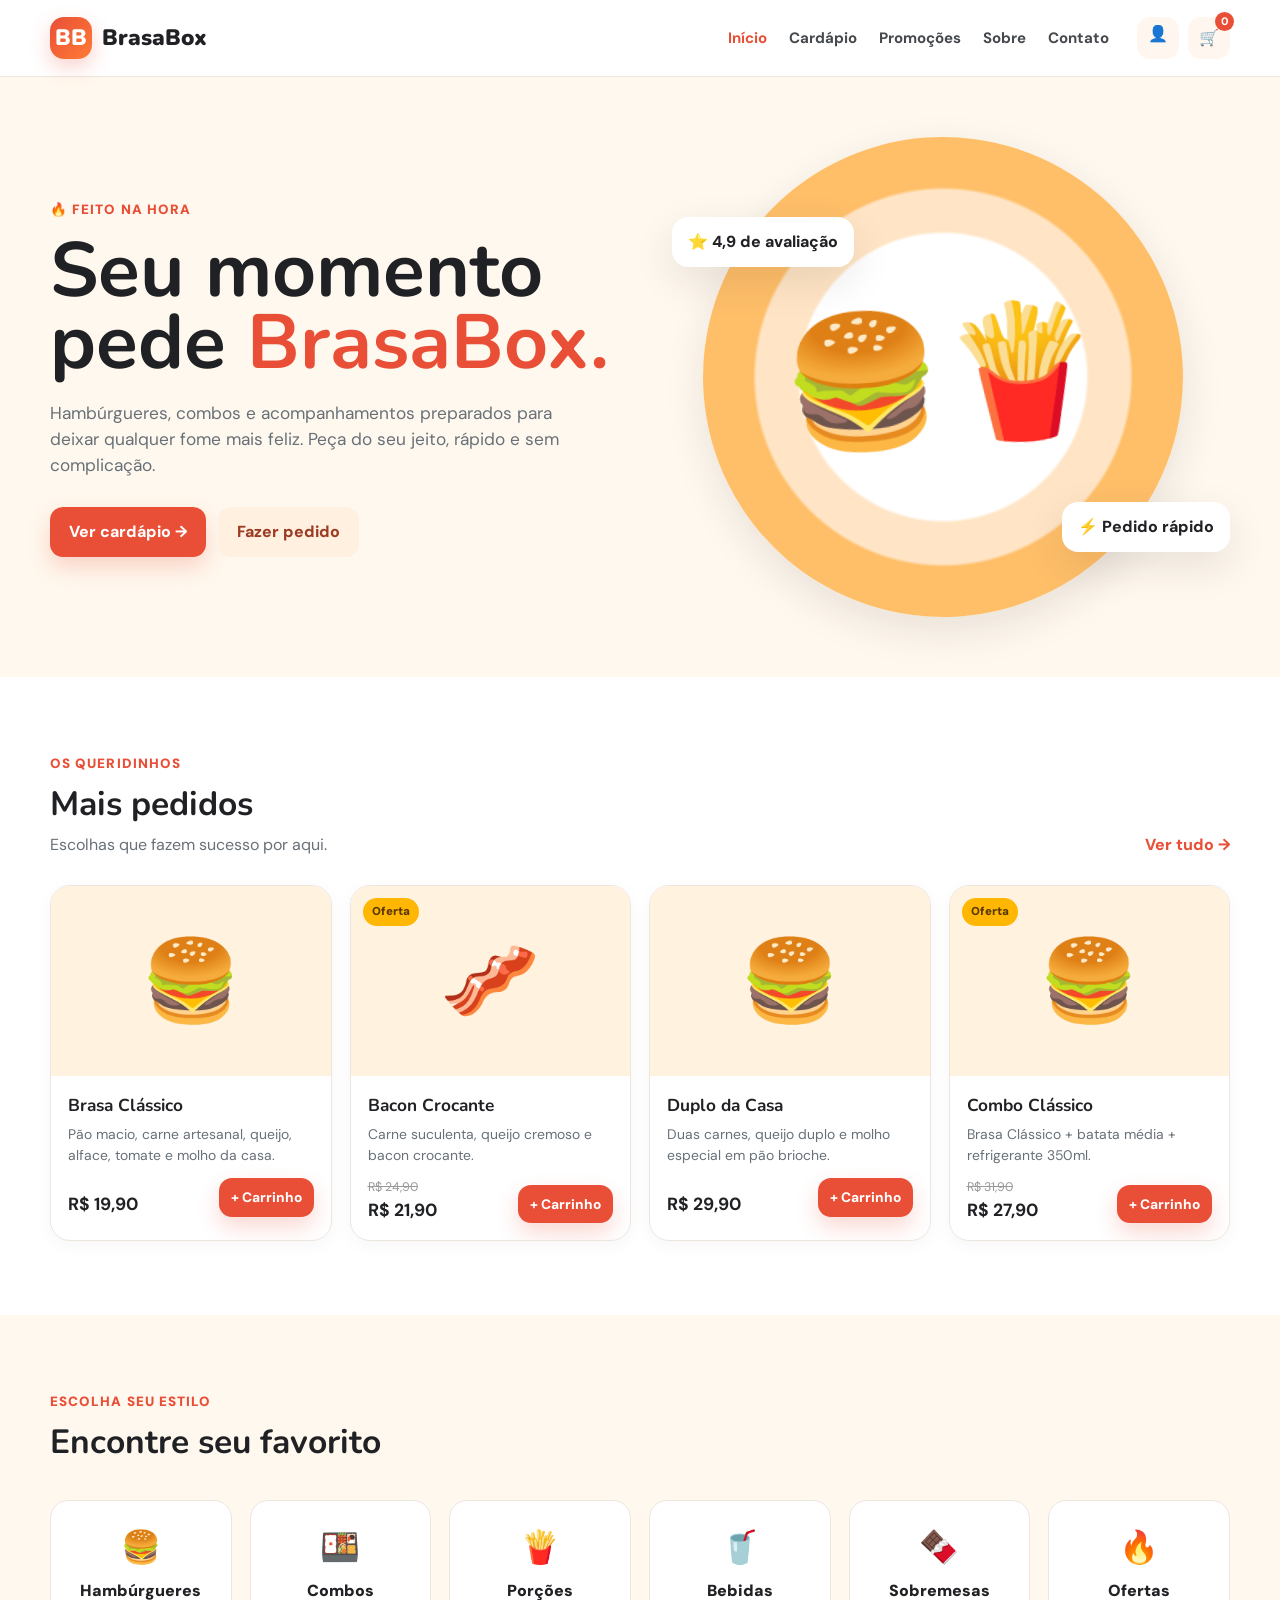
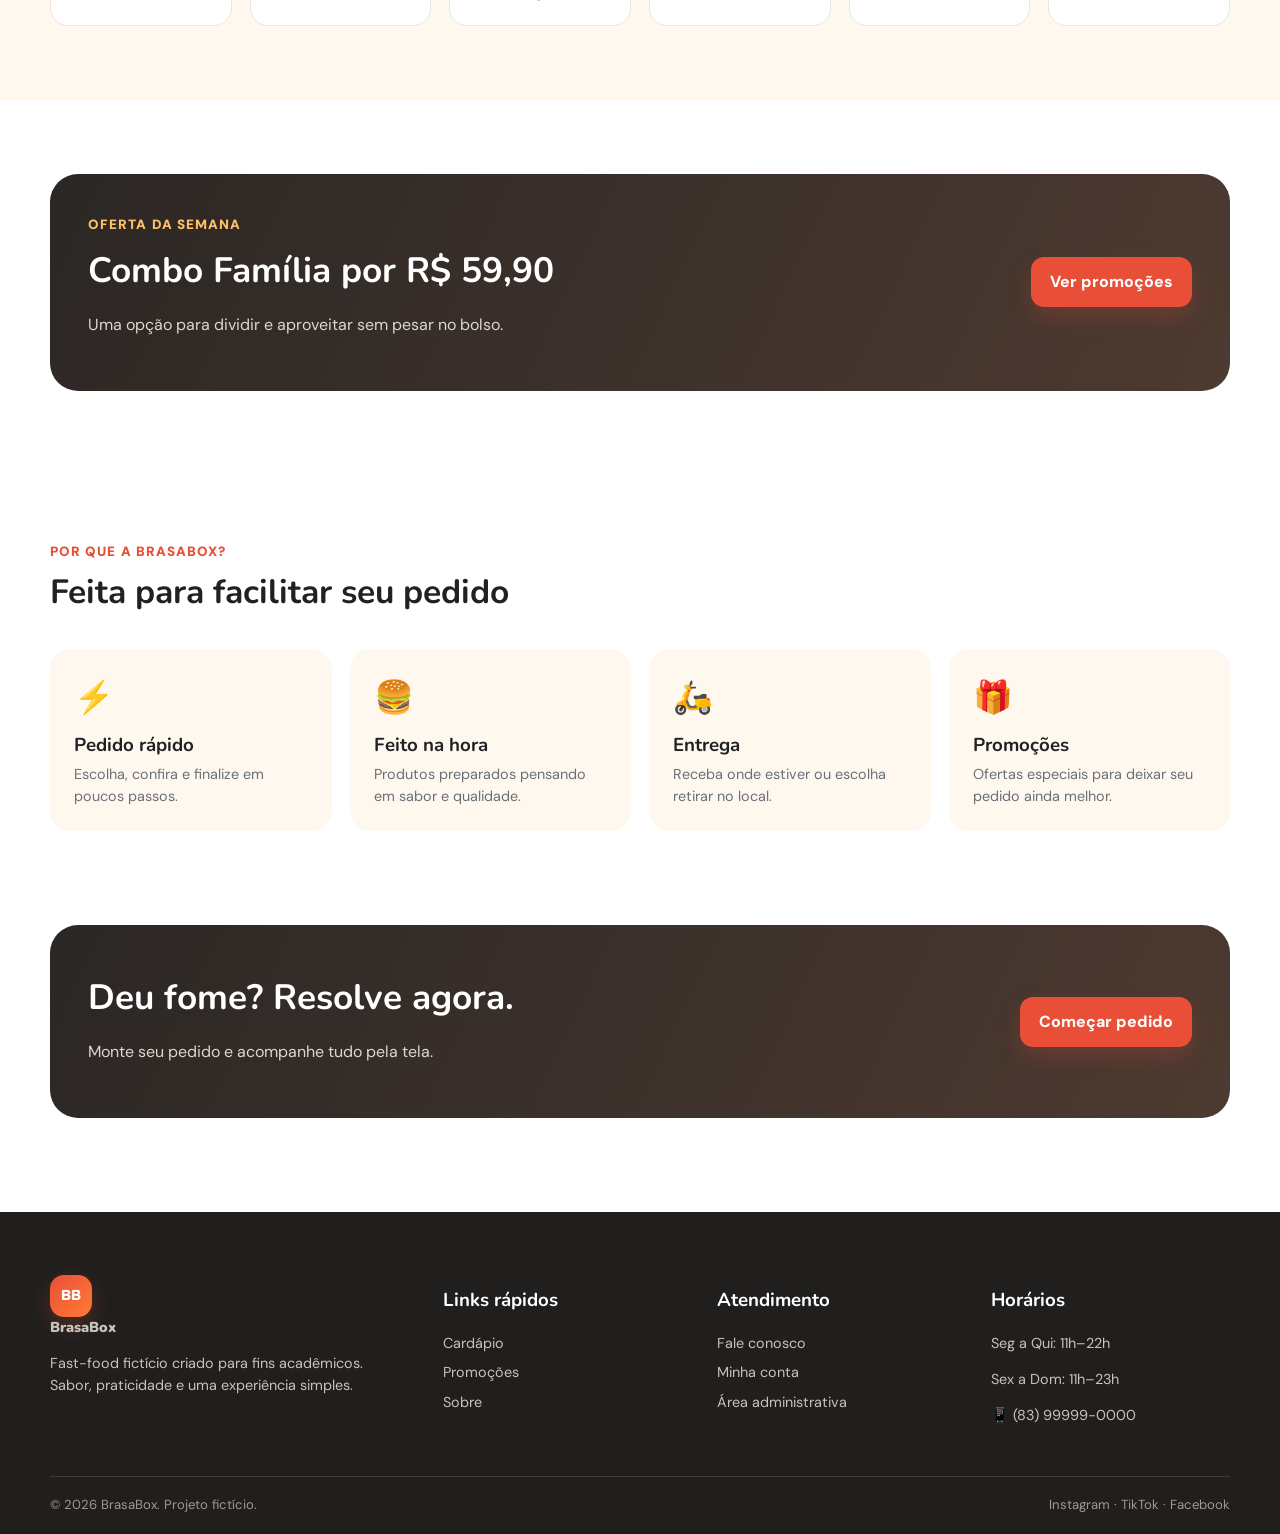
<file: index.html>
<!doctype html><html lang="pt-BR"><head><meta charset="utf-8"><meta name="viewport" content="width=device-width,initial-scale=1"><meta name="description" content="BrasaBox — fast-food fictício com pedidos online."><title>BrasaBox | Sabor que combina com você</title><link rel="stylesheet" href="css/style.css"></head><body><a class="skip-link" href="#conteudo">Pular para conteúdo</a>
<header class="header"><div class="container nav"><a class="brand" href="index.html"><span class="brand-mark">BB</span> BrasaBox</a><nav class="nav-links" aria-label="Navegação principal"><a class="active" href="index.html">Início</a><a href="cardapio.html">Cardápio</a><a href="promocoes.html">Promoções</a><a href="sobre.html">Sobre</a><a href="contato.html">Contato</a></nav><div class="nav-actions"><a class="icon-btn" href="perfil.html" aria-label="Minha conta">👤<span id="headerUser" class="user-name"></span></a><a class="icon-btn" href="carrinho.html" aria-label="Carrinho">🛒<span class="cart-count">0</span></a><button class="icon-btn menu-toggle" type="button" aria-label="Abrir menu" aria-expanded="false">☰</button></div></div></header>
<main id="conteudo"><section class="hero"><div class="container hero-grid"><div><span class="eyebrow">🔥 Feito na hora</span><h1>Seu momento pede <span>BrasaBox.</span></h1><p>Hambúrgueres, combos e acompanhamentos preparados para deixar qualquer fome mais feliz. Peça do seu jeito, rápido e sem complicação.</p><div class="hero-actions"><a class="btn btn-primary" href="cardapio.html">Ver cardápio →</a><a class="btn btn-secondary" href="carrinho.html">Fazer pedido</a></div></div><div class="hero-art"><div class="hero-plate">🍔🍟</div><div class="floating-card one">⭐ 4,9 de avaliação</div><div class="floating-card two">⚡ Pedido rápido</div></div></div></section>
<section class="section"><div class="container"><div class="section-head"><div><span class="eyebrow">Os queridinhos</span><h2>Mais pedidos</h2><p>Escolhas que fazem sucesso por aqui.</p></div><a class="text-link" href="cardapio.html">Ver tudo →</a></div><div id="featuredGrid" class="grid product-grid"></div></div></section>
<section class="section" style="background:#fff8ee"><div class="container"><div class="section-head"><div><span class="eyebrow">Escolha seu estilo</span><h2>Encontre seu favorito</h2></div></div><div class="grid category-grid"><a class="category-card" href="cardapio.html?categoria=hamburgueres"><div class="category-icon">🍔</div>Hambúrgueres</a><a class="category-card" href="cardapio.html?categoria=combos"><div class="category-icon">🍱</div>Combos</a><a class="category-card" href="cardapio.html?categoria=porcoes"><div class="category-icon">🍟</div>Porções</a><a class="category-card" href="cardapio.html?categoria=bebidas"><div class="category-icon">🥤</div>Bebidas</a><a class="category-card" href="cardapio.html?categoria=sobremesas"><div class="category-icon">🍫</div>Sobremesas</a><a class="category-card" href="promocoes.html"><div class="category-icon">🔥</div>Ofertas</a></div></div></section>
<section class="section"><div class="container"><div class="promo-banner"><div><span class="eyebrow" style="color:#ffbf69">OFERTA DA SEMANA</span><h2>Combo Família por R$ 59,90</h2><p>Uma opção para dividir e aproveitar sem pesar no bolso.</p></div><a class="btn btn-primary" href="promocoes.html">Ver promoções</a></div></div></section>
<section class="section"><div class="container"><div class="section-head"><div><span class="eyebrow">Por que a BrasaBox?</span><h2>Feita para facilitar seu pedido</h2></div></div><div class="grid feature-grid"><div class="feature"><div class="feature-icon">⚡</div><h3>Pedido rápido</h3><p>Escolha, confira e finalize em poucos passos.</p></div><div class="feature"><div class="feature-icon">🍔</div><h3>Feito na hora</h3><p>Produtos preparados pensando em sabor e qualidade.</p></div><div class="feature"><div class="feature-icon">🛵</div><h3>Entrega</h3><p>Receba onde estiver ou escolha retirar no local.</p></div><div class="feature"><div class="feature-icon">🎁</div><h3>Promoções</h3><p>Ofertas especiais para deixar seu pedido ainda melhor.</p></div></div></div></section>
<section class="section" style="padding-top:20px"><div class="container"><div class="promo-banner"><div><h2>Deu fome? Resolve agora.</h2><p>Monte seu pedido e acompanhe tudo pela tela.</p></div><a class="btn btn-primary" href="cardapio.html">Começar pedido</a></div></div></section></main>
<footer class="footer"><div class="container footer-grid"><div><a class="brand" href="index.html"><span class="brand-mark">BB</span> BrasaBox</a><p>Fast-food fictício criado para fins acadêmicos. Sabor, praticidade e uma experiência simples.</p></div><div><h3>Links rápidos</h3><a href="cardapio.html">Cardápio</a><a href="promocoes.html">Promoções</a><a href="sobre.html">Sobre</a></div><div><h3>Atendimento</h3><a href="contato.html">Fale conosco</a><a href="perfil.html">Minha conta</a><a href="admin.html">Área administrativa</a></div><div><h3>Horários</h3><p>Seg a Qui: 11h–22h</p><p>Sex a Dom: 11h–23h</p><p>📱 (83) 99999-0000</p></div></div><div class="container footer-bottom"><span>© <span data-current-year></span> BrasaBox. Projeto fictício.</span><span>Instagram · TikTok · Facebook</span></div></footer><div class="toast"></div><script src="js/dados.js"></script><script src="js/script.js"></script><script>document.addEventListener('DOMContentLoaded',()=>{const a=getProdutos().filter(p=>p.destaque).slice(0,4);document.querySelector('#featuredGrid').innerHTML=a.map(productCard).join('');bindAddButtons()})</script></body></html>
</file>
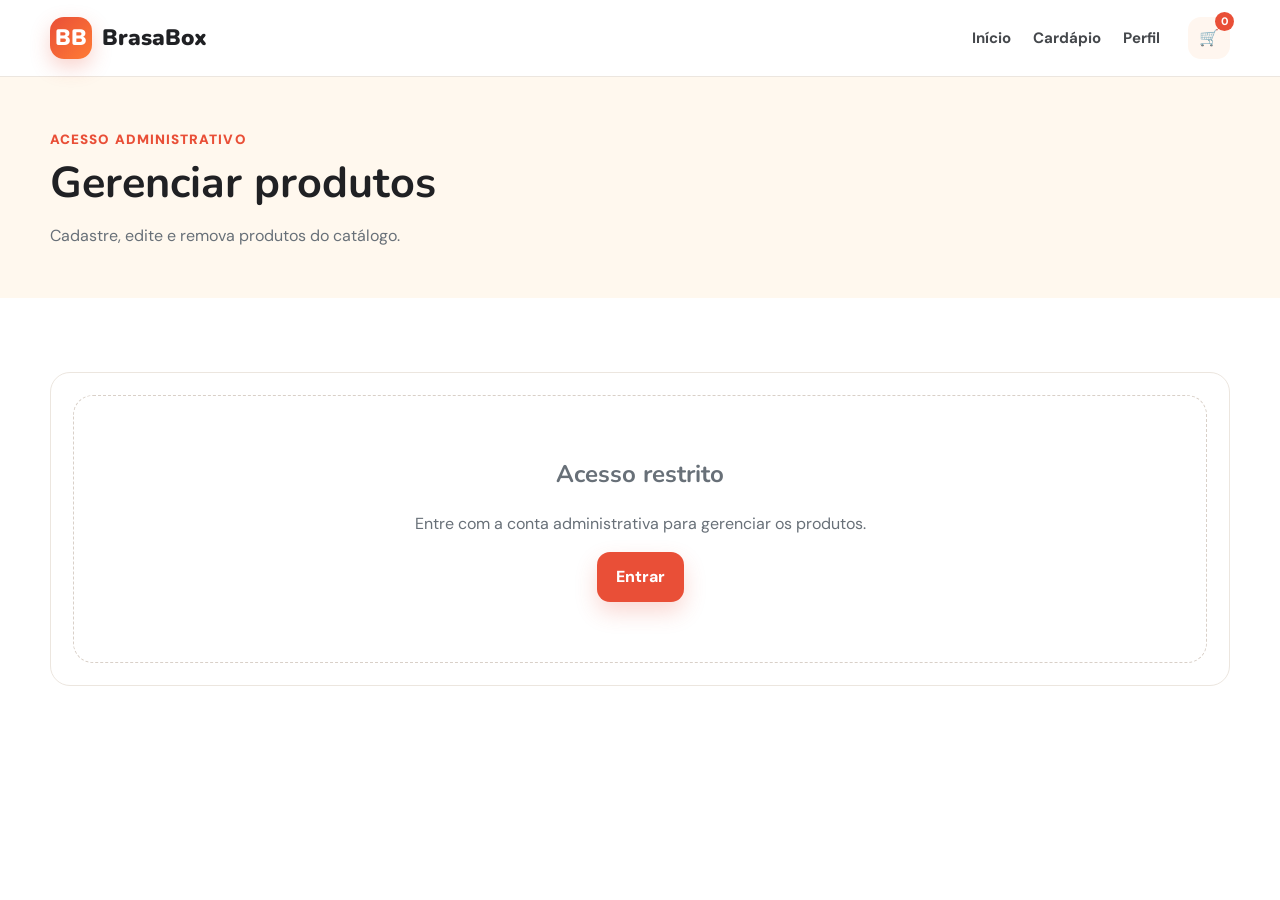
<file: admin.html>
<!doctype html><html lang="pt-BR"><head><meta charset="utf-8"><meta name="viewport" content="width=device-width,initial-scale=1"><title>Administração | BrasaBox</title><link rel="stylesheet" href="css/style.css"></head><body><header class="header"><div class="container nav"><a class="brand" href="index.html"><span class="brand-mark">BB</span> BrasaBox</a><nav class="nav-links"><a href="index.html">Início</a><a href="cardapio.html">Cardápio</a><a href="perfil.html">Perfil</a></nav><div class="nav-actions"><a class="icon-btn" href="carrinho.html">🛒<span class="cart-count">0</span></a><button class="icon-btn menu-toggle" type="button">☰</button></div></div></header><main><section class="page-hero"><div class="container"><span class="eyebrow">Acesso administrativo</span><h1>Gerenciar produtos</h1><p>Cadastre, edite e remova produtos do catálogo.</p></div></section><section class="section"><div class="container"><div id="adminPanel" class="panel"><div class="admin-toolbar"><h2>Produtos cadastrados</h2><button id="newProduct" class="btn btn-primary">+ Cadastrar produto</button></div><div class="table-wrap"><table class="table"><thead><tr><th>ID</th><th>Produto</th><th>Categoria</th><th>Preço</th><th>Status</th><th>Ações</th></tr></thead><tbody id="adminRows"></tbody></table></div></div></div></section></main><div id="productModal" class="modal-backdrop"><div class="modal"><div class="modal-head"><h2>Produto</h2><button id="closeProductModal" class="modal-close" type="button">×</button></div><form id="productForm"><div class="form-grid"><div class="field full"><label for="pNome">Nome</label><input id="pNome" class="input" required></div><div class="field"><label for="pCategoria">Categoria</label><select id="pCategoria" class="select"><option value="hamburgueres">Hambúrgueres</option><option value="combos">Combos</option><option value="porcoes">Porções</option><option value="bebidas">Bebidas</option><option value="sobremesas">Sobremesas</option></select></div><div class="field"><label for="pImagem">Imagem/emoji</label><input id="pImagem" class="input" placeholder="🍔"></div><div class="field full"><label for="pDescricao">Descrição</label><textarea id="pDescricao" class="textarea" required></textarea></div><div class="field full"><label for="pIngredientes">Ingredientes separados por vírgula</label><input id="pIngredientes" class="input"></div><div class="field"><label for="pPreco">Preço</label><input id="pPreco" class="input" type="number" step="0.01" min="0" required></div><div class="field"><label for="pPromo">Preço promocional</label><input id="pPromo" class="input" type="number" step="0.01" min="0"></div><label class="radio-card full"><input id="pDisponivel" type="checkbox" checked> Produto disponível</label><div class="full"><button class="btn btn-primary btn-block" type="submit">Salvar produto</button></div></div></form></div></div><div class="toast"></div><script src="js/dados.js"></script><script src="js/script.js"></script><script src="js/auth.js"></script><script src="js/carrinho.js"></script><script src="js/pedido.js"></script><script src="js/admin.js"></script></body></html>
</file>
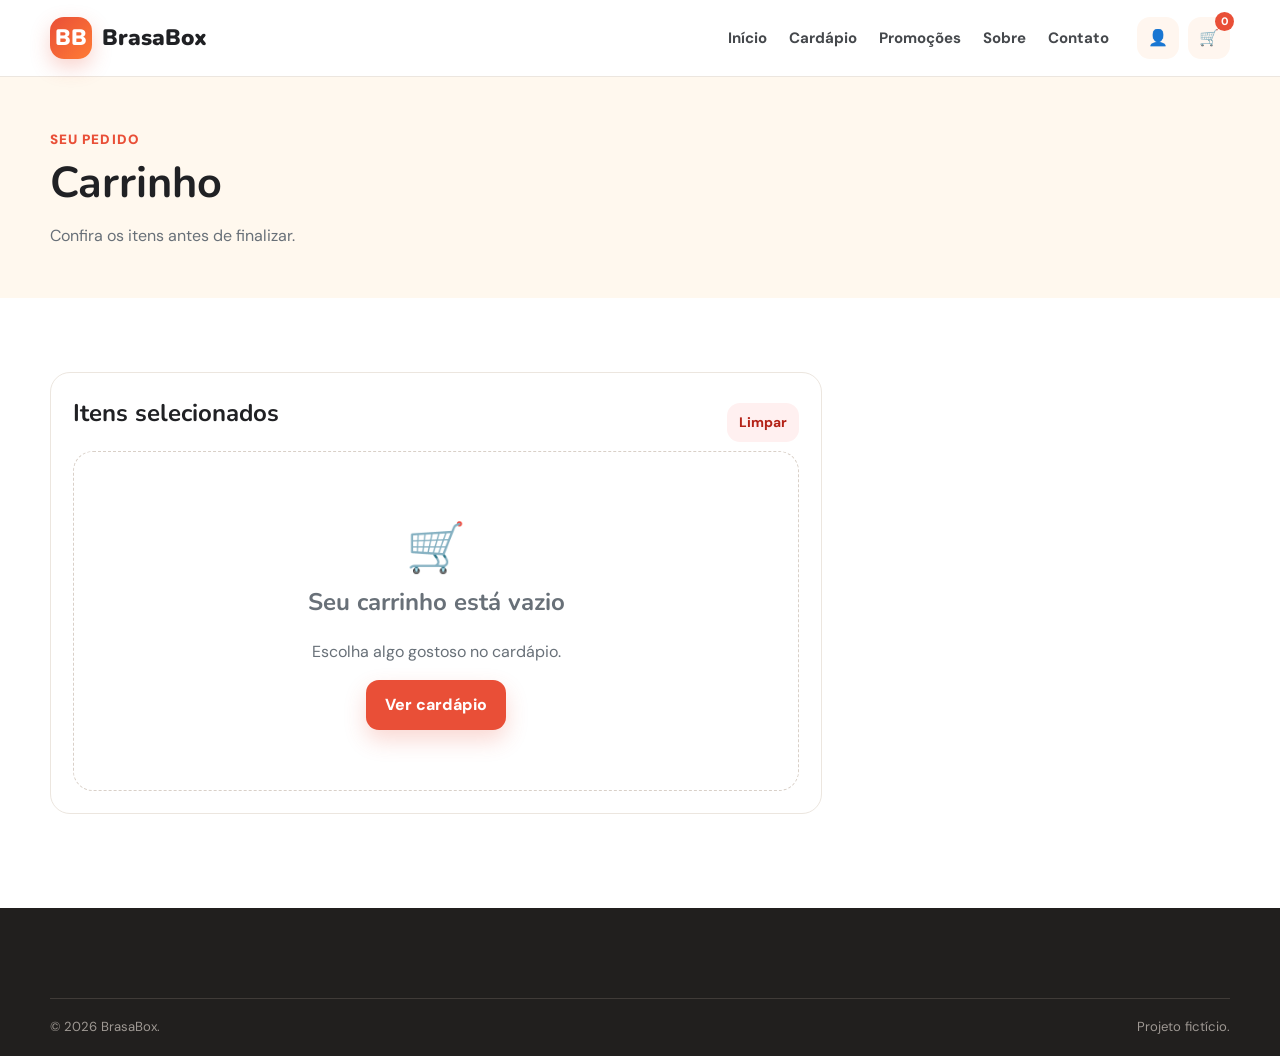
<file: carrinho.html>
<!doctype html><html lang="pt-BR"><head><meta charset="utf-8"><meta name="viewport" content="width=device-width,initial-scale=1"><title>Carrinho | BrasaBox</title><link rel="stylesheet" href="css/style.css"></head><body><header class="header"><div class="container nav"><a class="brand" href="index.html"><span class="brand-mark">BB</span> BrasaBox</a><nav class="nav-links"><a href="index.html">Início</a><a href="cardapio.html">Cardápio</a><a href="promocoes.html">Promoções</a><a href="sobre.html">Sobre</a><a href="contato.html">Contato</a></nav><div class="nav-actions"><a class="icon-btn" href="perfil.html">👤</a><a class="icon-btn" href="carrinho.html" aria-label="Carrinho">🛒<span class="cart-count">0</span></a><button class="icon-btn menu-toggle" type="button">☰</button></div></div></header><main><section class="page-hero"><div class="container"><span class="eyebrow">Seu pedido</span><h1>Carrinho</h1><p>Confira os itens antes de finalizar.</p></div></section><section class="section"><div class="container cart-layout"><div class="panel"><div style="display:flex;justify-content:space-between;gap:10px;align-items:center"><h2>Itens selecionados</h2><button id="clearCart" class="btn btn-danger btn-small" type="button">Limpar</button></div><div id="cartItems"></div><div id="cartEmpty" class="empty" hidden><div style="font-size:3rem">🛒</div><h2>Seu carrinho está vazio</h2><p>Escolha algo gostoso no cardápio.</p><a class="btn btn-primary" href="cardapio.html">Ver cardápio</a></div></div><aside id="cartSummary" class="panel" hidden><h2>Resumo</h2><div class="summary-row"><span>Subtotal</span><strong id="subtotal">R$ 0,00</strong></div><div class="summary-row"><span>Entrega</span><span>A calcular</span></div><div class="summary-row total"><span>Total</span><strong id="total">R$ 0,00</strong></div><a href="pedido.html" class="btn btn-primary btn-block" style="margin-top:15px">Continuar pedido →</a><a href="cardapio.html" class="btn btn-outline btn-block" style="margin-top:9px">Adicionar mais itens</a></aside></div></section></main><footer class="footer"><div class="container footer-bottom"><span>© <span data-current-year></span> BrasaBox.</span><span>Projeto fictício.</span></div></footer><div class="toast"></div><script src="js/dados.js"></script><script src="js/script.js"></script><script src="js/carrinho.js"></script></body></html>
</file>
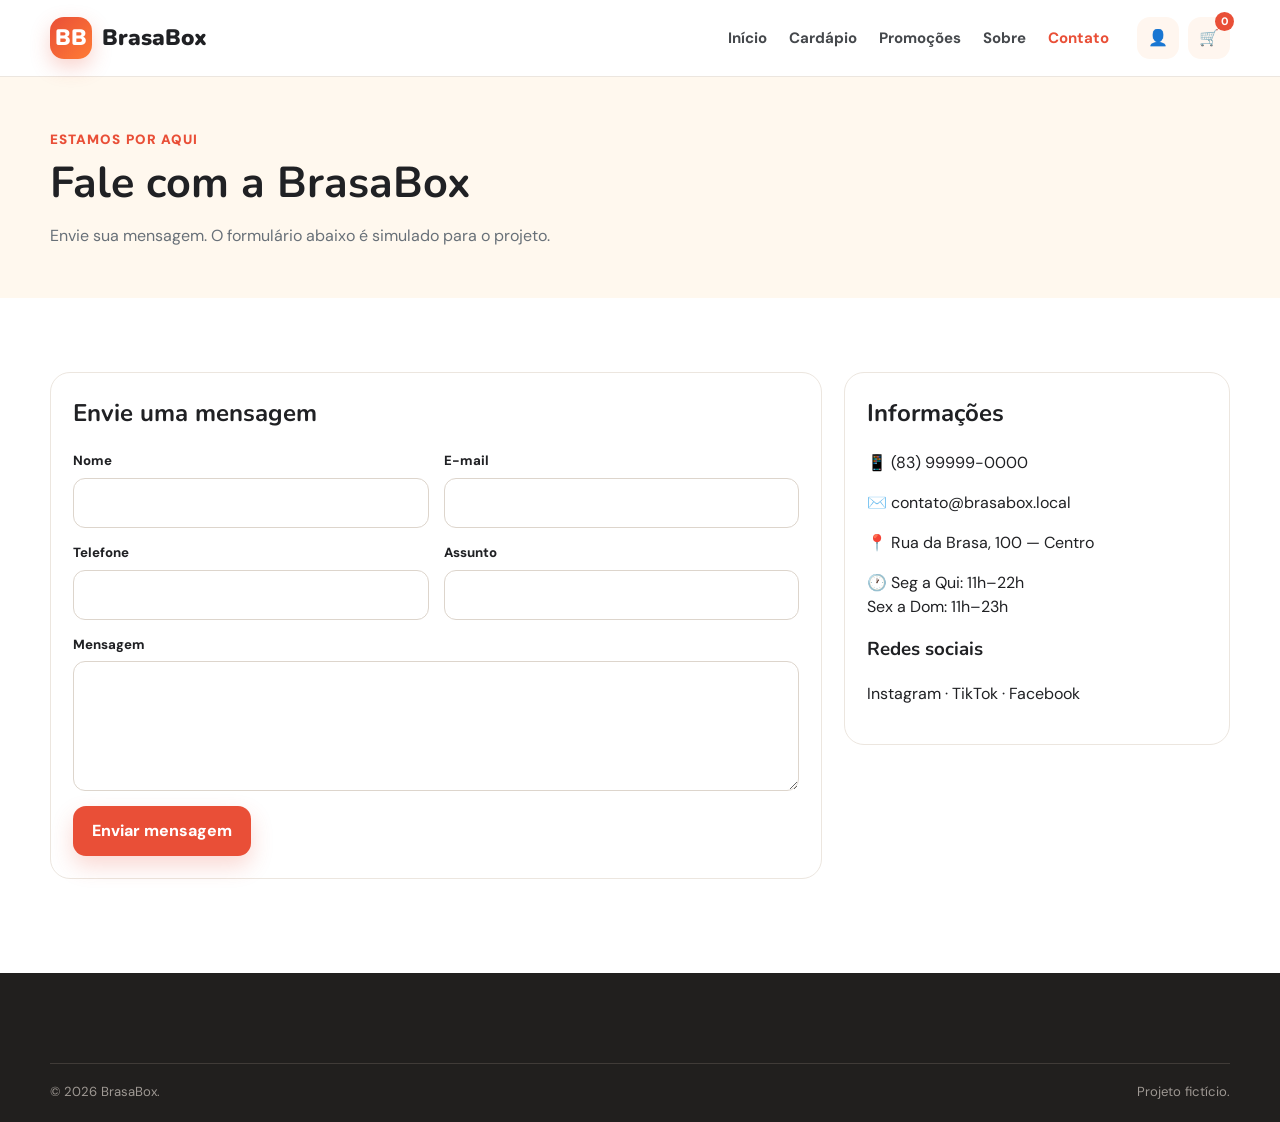
<file: contato.html>
<!doctype html><html lang="pt-BR"><head><meta charset="utf-8"><meta name="viewport" content="width=device-width,initial-scale=1"><title>Contato | BrasaBox</title><link rel="stylesheet" href="css/style.css"></head><body><header class="header"><div class="container nav"><a class="brand" href="index.html"><span class="brand-mark">BB</span> BrasaBox</a><nav class="nav-links"><a href="index.html">Início</a><a href="cardapio.html">Cardápio</a><a href="promocoes.html">Promoções</a><a href="sobre.html">Sobre</a><a class="active" href="contato.html">Contato</a></nav><div class="nav-actions"><a class="icon-btn" href="perfil.html">👤</a><a class="icon-btn" href="carrinho.html">🛒<span class="cart-count">0</span></a><button class="icon-btn menu-toggle" type="button">☰</button></div></div></header><main><section class="page-hero"><div class="container"><span class="eyebrow">Estamos por aqui</span><h1>Fale com a BrasaBox</h1><p>Envie sua mensagem. O formulário abaixo é simulado para o projeto.</p></div></section><section class="section"><div class="container checkout-layout"><form id="contactForm" class="panel"><h2>Envie uma mensagem</h2><div id="contactMsg"></div><div class="form-grid"><div class="field"><label for="cNome">Nome</label><input id="cNome" class="input" required></div><div class="field"><label for="cEmail">E-mail</label><input id="cEmail" class="input" type="email" required></div><div class="field"><label for="cTel">Telefone</label><input id="cTel" class="input" required></div><div class="field"><label for="cAssunto">Assunto</label><input id="cAssunto" class="input" required></div><div class="field full"><label for="cMensagem">Mensagem</label><textarea id="cMensagem" class="textarea" required></textarea></div><div class="full"><button class="btn btn-primary" type="submit">Enviar mensagem</button></div></div></form><aside class="panel"><h2>Informações</h2><p>📱 (83) 99999-0000</p><p>✉️ contato@brasabox.local</p><p>📍 Rua da Brasa, 100 — Centro</p><p>🕐 Seg a Qui: 11h–22h<br>Sex a Dom: 11h–23h</p><h3>Redes sociais</h3><p>Instagram · TikTok · Facebook</p></aside></div></section></main><footer class="footer"><div class="container footer-bottom"><span>© <span data-current-year></span> BrasaBox.</span><span>Projeto fictício.</span></div></footer><div class="toast"></div><script src="js/dados.js"></script><script src="js/script.js"></script><script>document.querySelector('#contactForm').addEventListener('submit',e=>{e.preventDefault();if(!e.currentTarget.checkValidity()){e.currentTarget.reportValidity();return}document.querySelector('#contactMsg').innerHTML='<div class="notice success">Mensagem enviada com sucesso! Esta é uma simulação do projeto.</div>';e.currentTarget.reset()})</script></body></html>
</file>
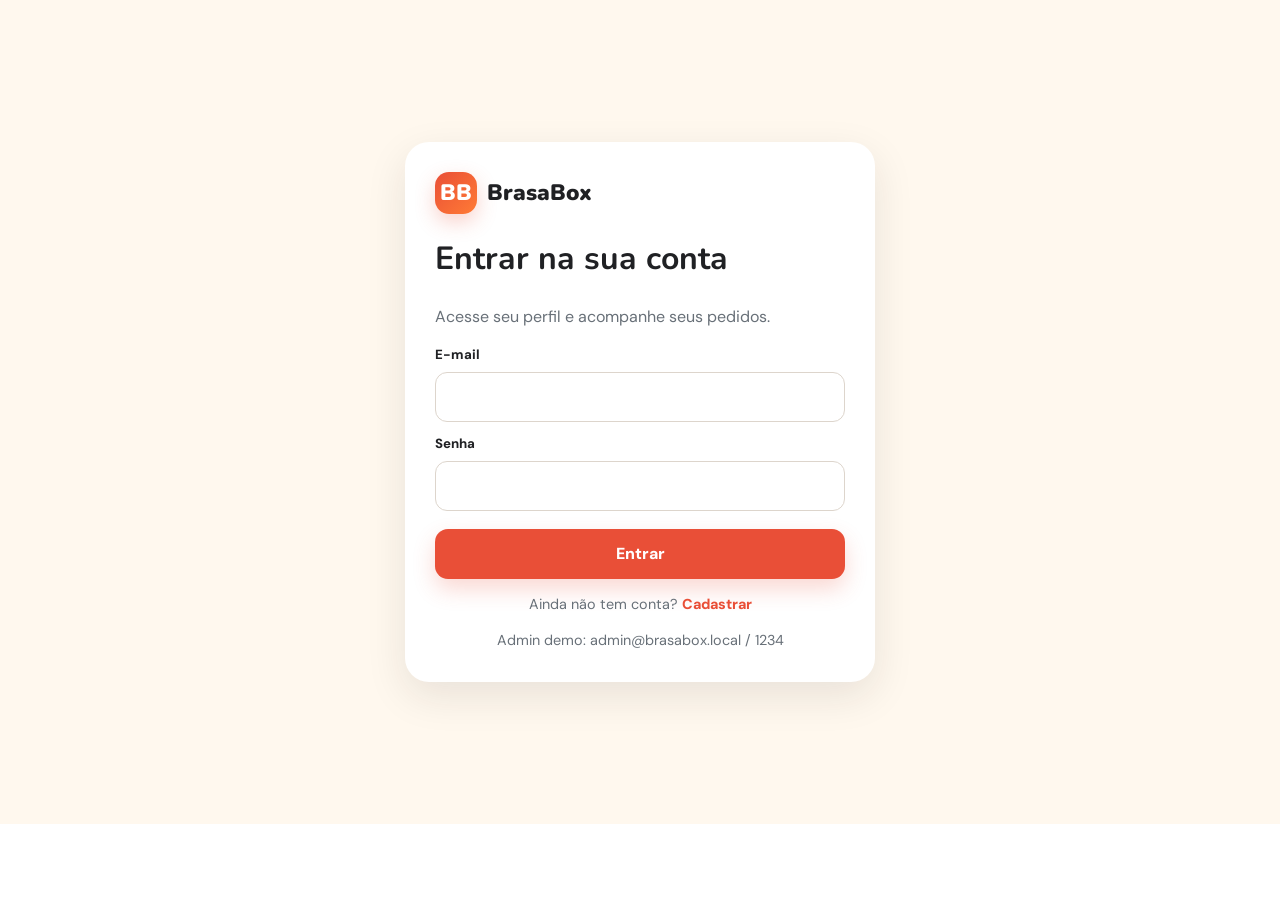
<file: login.html>
<!doctype html><html lang="pt-BR"><head><meta charset="utf-8"><meta name="viewport" content="width=device-width,initial-scale=1"><title>Login | BrasaBox</title><link rel="stylesheet" href="css/style.css"></head><body><main class="auth-wrap"><div class="auth-card"><a class="brand" href="index.html"><span class="brand-mark">BB</span> BrasaBox</a><h1>Entrar na sua conta</h1><p style="color:var(--muted)">Acesse seu perfil e acompanhe seus pedidos.</p><div id="authMsg"></div><form id="loginForm"><div class="field"><label for="loginEmail">E-mail</label><input id="loginEmail" class="input" type="email" required></div><div class="field" style="margin-top:12px"><label for="loginSenha">Senha</label><input id="loginSenha" class="input" type="password" required></div><button class="btn btn-primary btn-block" style="margin-top:18px" type="submit">Entrar</button></form><div class="auth-switch">Ainda não tem conta? <a class="text-link" href="cadastro.html">Cadastrar</a></div><div class="auth-switch">Admin demo: admin@brasabox.local / 1234</div></div></main><div class="toast"></div><script src="js/dados.js"></script><script src="js/script.js"></script><script src="js/auth.js"></script></body></html>
</file>
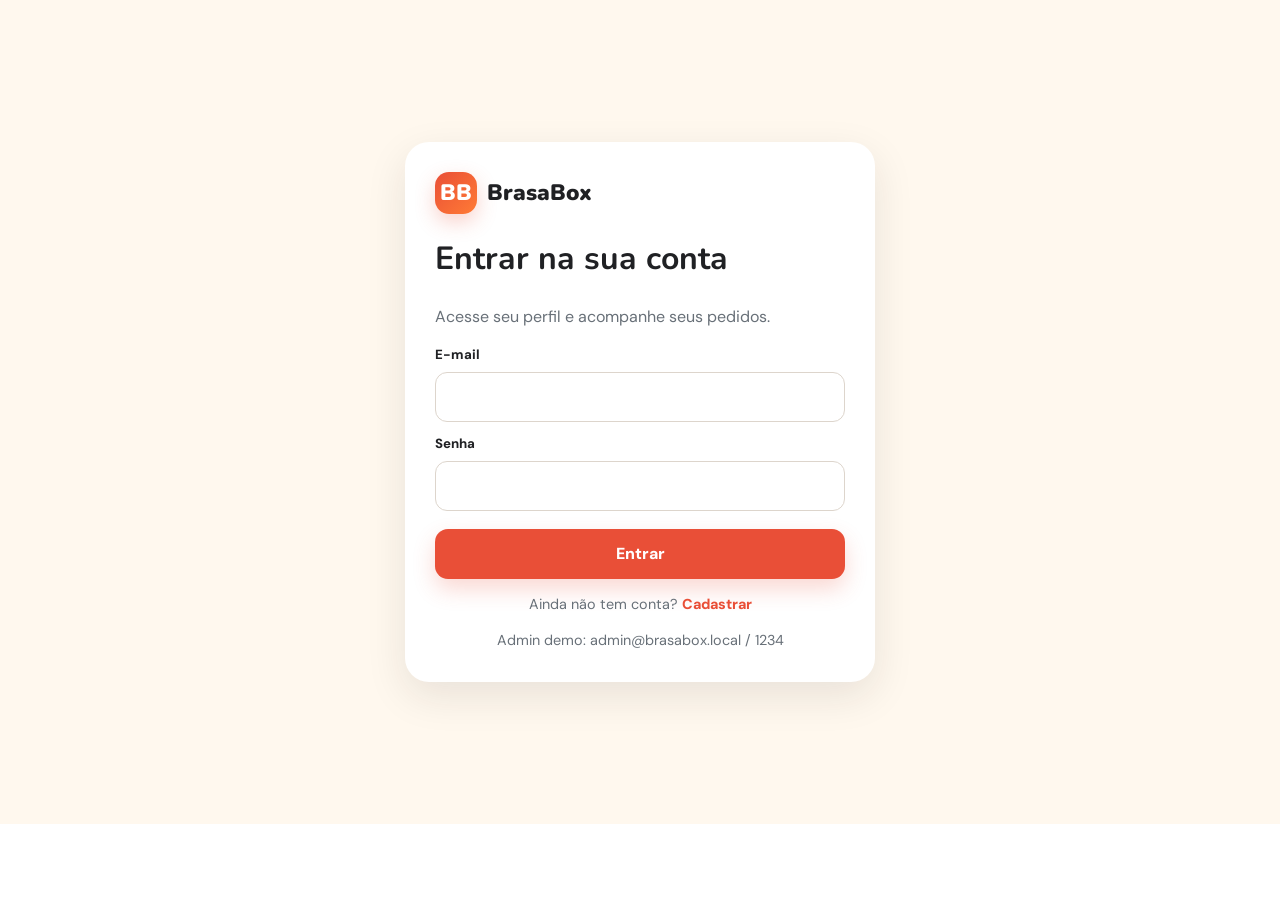
<file: pedido.html>
<!doctype html><html lang="pt-BR"><head><meta charset="utf-8"><meta name="viewport" content="width=device-width,initial-scale=1"><title>Pedido | BrasaBox</title><link rel="stylesheet" href="css/style.css"></head><body><header class="header"><div class="container nav"><a class="brand" href="index.html"><span class="brand-mark">BB</span> BrasaBox</a><nav class="nav-links"><a href="index.html">Início</a><a href="cardapio.html">Cardápio</a><a href="promocoes.html">Promoções</a><a href="sobre.html">Sobre</a><a href="contato.html">Contato</a></nav><div class="nav-actions"><a class="icon-btn" href="perfil.html">👤</a><a class="icon-btn" href="carrinho.html">🛒<span class="cart-count">0</span></a><button class="icon-btn menu-toggle" type="button">☰</button></div></div></header><main><section class="page-hero"><div class="container"><span class="eyebrow">Finalização</span><h1>Seu pedido</h1><p>Preencha os dados e confirme a compra simulada.</p></div></section><section id="checkoutSection" class="section"><div class="container checkout-layout"><form id="checkoutForm" class="panel"><h2>Dados do pedido</h2><div class="form-grid"><div class="field"><label for="nome">Nome</label><input id="nome" class="input" required></div><div class="field"><label for="telefone">Telefone</label><input id="telefone" class="input" required></div><div class="field full"><label for="endereco">Endereço</label><input id="endereco" class="input" required></div><div class="field"><label for="numero">Número</label><input id="numero" class="input" required></div><div class="field"><label for="complemento">Complemento</label><input id="complemento" class="input"></div><div class="field"><label for="bairro">Bairro</label><input id="bairro" class="input" required></div><div class="field"><label for="cidade">Cidade</label><input id="cidade" class="input" required></div><div class="field"><label for="cep">CEP</label><input id="cep" class="input" pattern="[0-9]{5}-?[0-9]{3}" placeholder="00000-000" required></div><div class="field full"><label>Forma de entrega</label><div class="radio-grid"><label class="radio-card"><input type="radio" name="entrega" value="Entrega" checked> Entrega</label><label class="radio-card"><input type="radio" name="entrega" value="Retirada"> Retirada no estabelecimento</label></div></div><div class="field full"><label>Forma de pagamento</label><div class="radio-grid"><label class="radio-card"><input type="radio" name="pagamento" value="Pix" checked> Pix</label><label class="radio-card"><input type="radio" name="pagamento" value="Cartão"> Cartão</label><label class="radio-card"><input type="radio" name="pagamento" value="Dinheiro"> Dinheiro</label></div></div><div class="full"><button class="btn btn-primary btn-block" type="submit">Confirmar pedido</button></div></div></form><aside class="panel"><h2>Resumo</h2><div id="checkoutItems"></div><div class="summary-row total"><span>Total</span><strong id="checkoutTotal">R$ 0,00</strong></div><p style="color:#777;font-size:.82rem">Pagamento e entrega são simulados para este projeto acadêmico.</p></aside></div></section><section id="orderConfirmation" class="section" style="display:none"><div class="container panel"><h2>Pedido confirmado!</h2></div></section><section class="section" id="confirmationFallback"><div class="container" id="confirmationContent"></div></section></main><footer class="footer"><div class="container footer-bottom"><span>© <span data-current-year></span> BrasaBox.</span><span>Projeto fictício.</span></div></footer><div class="toast"></div><script src="js/dados.js"></script><script src="js/script.js"></script><script src="js/auth.js"></script><script src="js/carrinho.js"></script><script src="js/pedido.js"></script><script>document.addEventListener('DOMContentLoaded',()=>{const n=new URLSearchParams(location.search).get('numero');if(n){document.querySelector('#checkoutSection').style.display='none';const o=orders().find(x=>x.numero===n);if(o)document.querySelector('#confirmationContent').innerHTML=`<div class="panel"><span class="eyebrow">Pedido recebido</span><h2 style="font-family:Nunito;font-size:2rem">Tudo certo! Pedido <span style="color:var(--primary)">#${o.numero}</span></h2><p>Valor total: <strong>${money(o.total)}</strong> · Pagamento: <strong>${o.dados.pagamento}</strong></p><div class="status"><div class="status-step current"><div class="status-dot">✓</div><small>Recebido</small></div><div class="status-step"><div class="status-dot">2</div><small>Preparando</small></div><div class="status-step"><div class="status-dot">3</div><small>Saiu</small></div><div class="status-step"><div class="status-dot">4</div><small>Entregue</small></div></div><h3>Itens</h3><div>${o.itens.map(i=>`<div class="summary-row"><span>${i.quantidade}x ${i.nome}</span><strong>${money(i.preco*i.quantidade)}</strong></div>`).join('')}</div><a class="btn btn-primary" href="perfil.html" style="margin-top:15px">Ver meus pedidos</a><a class="btn btn-outline" href="index.html" style="margin-top:15px">Voltar ao início</a></div>`}})</script></body></html>
</file>
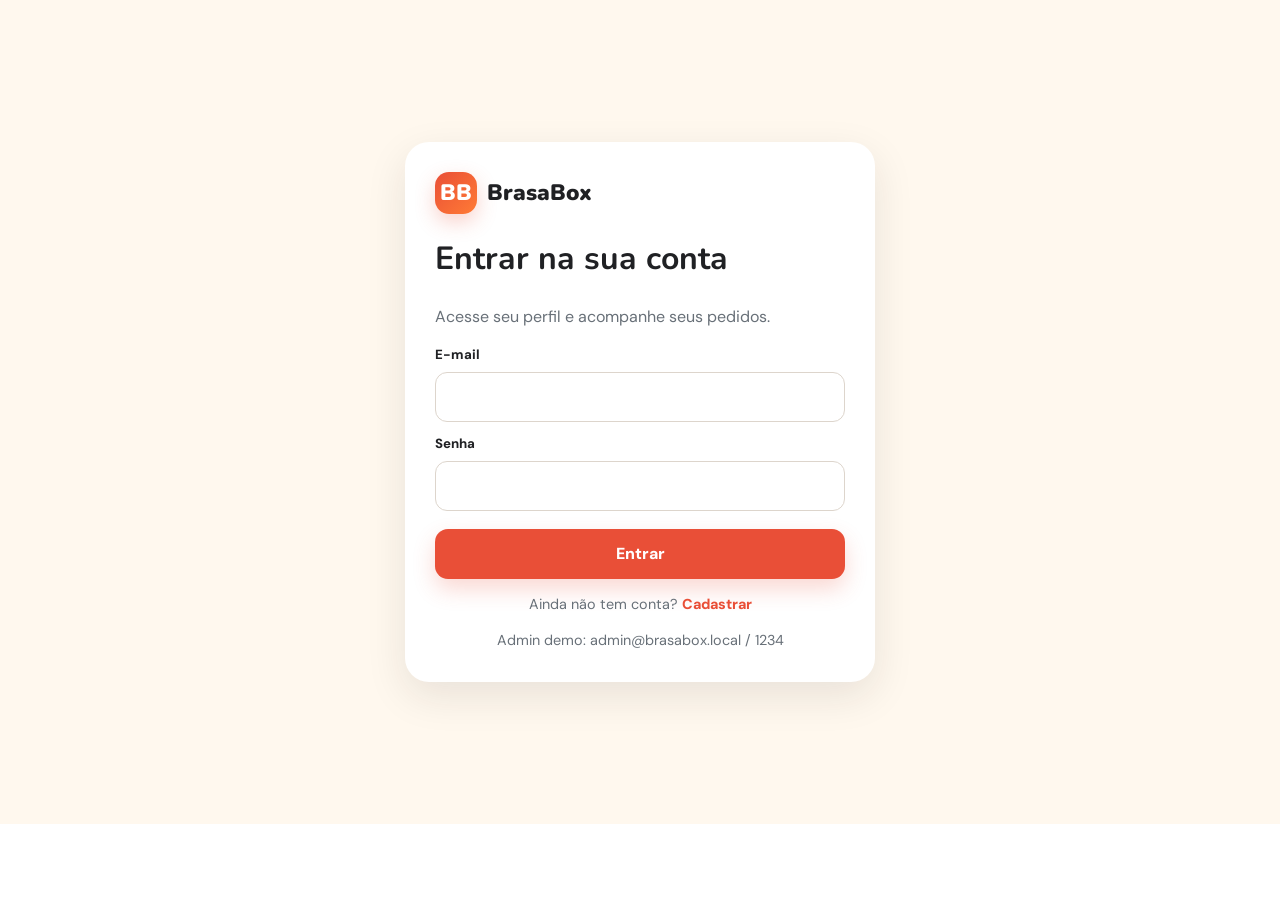
<file: perfil.html>
<!doctype html><html lang="pt-BR"><head><meta charset="utf-8"><meta name="viewport" content="width=device-width,initial-scale=1"><title>Perfil | BrasaBox</title><link rel="stylesheet" href="css/style.css"></head><body><header class="header"><div class="container nav"><a class="brand" href="index.html"><span class="brand-mark">BB</span> BrasaBox</a><nav class="nav-links"><a href="index.html">Início</a><a href="cardapio.html">Cardápio</a><a href="promocoes.html">Promoções</a><a href="sobre.html">Sobre</a><a href="contato.html">Contato</a></nav><div class="nav-actions"><a class="icon-btn" href="carrinho.html">🛒<span class="cart-count">0</span></a><button class="icon-btn menu-toggle" type="button">☰</button></div></div></header><main><section class="page-hero"><div class="container"><span class="eyebrow">Minha conta</span><h1>Perfil</h1><p>Dados da conta e histórico de pedidos.</p></div></section><section class="section"><div class="container profile-layout"><aside class="panel profile-menu"><a class="active" href="perfil.html">👤 Meus dados</a><a href="#pedidos">📦 Meus pedidos</a><a href="admin.html" id="adminLink" hidden>⚙️ Área administrativa</a><a href="#" id="logout">↪ Sair</a></aside><div><div id="profileBox" class="panel"></div><div id="pedidos" class="panel" style="margin-top:20px"><h2>Histórico de pedidos</h2><div id="orderHistory"></div></div></div></div></section></main><footer class="footer"><div class="container footer-bottom"><span>© <span data-current-year></span> BrasaBox.</span><span>Projeto fictício.</span></div></footer><div class="toast"></div><script src="js/dados.js"></script><script src="js/script.js"></script><script src="js/auth.js"></script><script src="js/pedido.js"></script><script>document.addEventListener('DOMContentLoaded',()=>{const u=getUser();if(!u){location.href='login.html?redirect=perfil.html';return}document.querySelector('#profileBox').innerHTML=`<h2>${u.nome}</h2><p><strong>E-mail:</strong> ${u.email}</p><p><strong>Telefone:</strong> ${u.telefone||'Não informado'}</p>${u.admin?'<div class="notice success">Conta administrativa ativa.</div>':''}`;if(u.admin)document.querySelector('#adminLink').hidden=false;const os=orders();document.querySelector('#orderHistory').innerHTML=os.length?os.map(o=>`<div class="panel" style="padding:15px;margin:10px 0;background:#fff8ee"><div style="display:flex;justify-content:space-between;gap:10px"><strong>#${o.numero}</strong><strong>${money(o.total)}</strong></div><small>${new Date(o.data).toLocaleString('pt-BR')} · ${o.status}</small><div>${o.itens.map(i=>`<span>${i.quantidade}x ${i.nome}</span>`).join(' · ')}</div></div>`).join(''):'<p style="color:#777">Você ainda não realizou pedidos.</p>';document.querySelector('#logout').onclick=e=>{e.preventDefault();logout()}})</script></body></html>
</file>
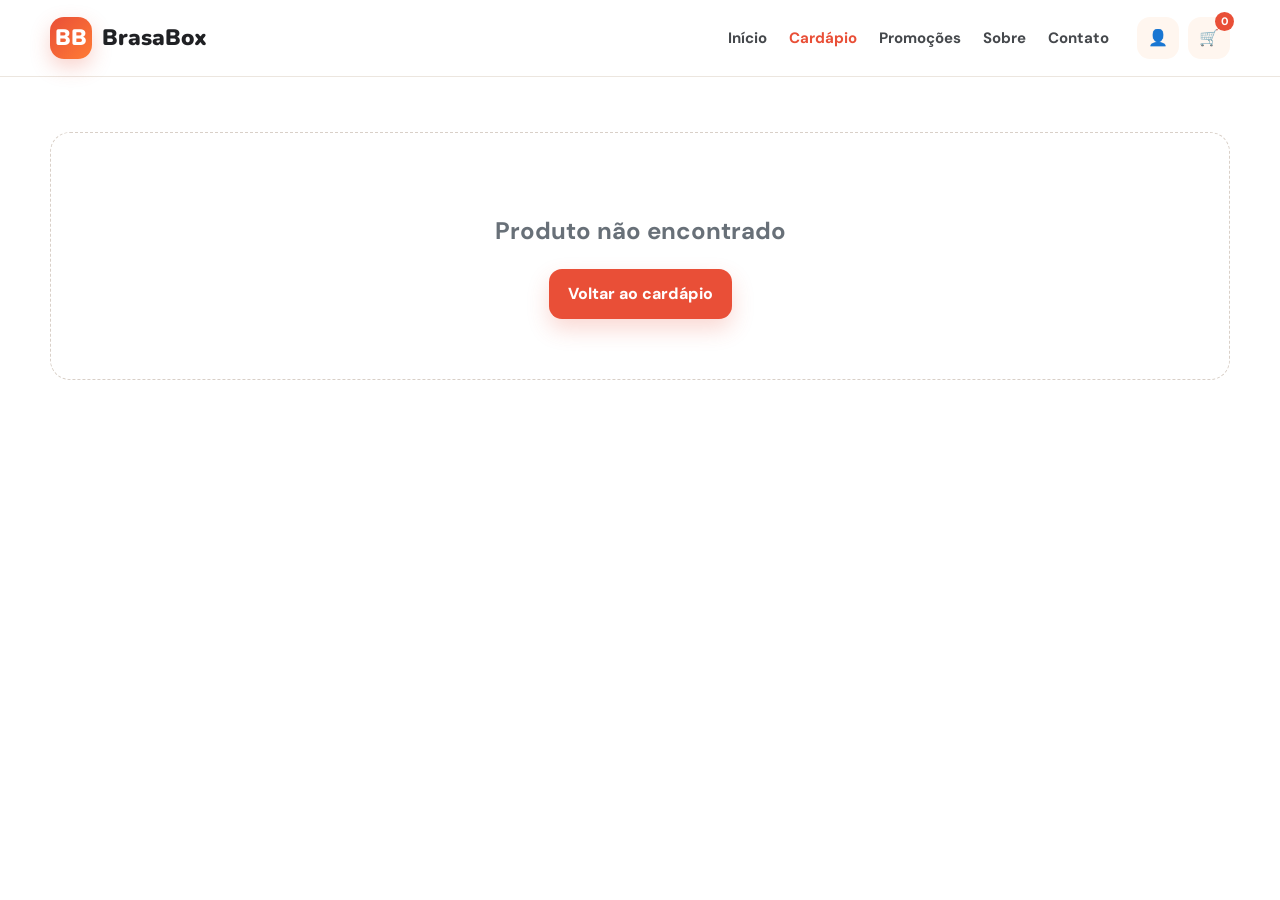
<file: produto.html>
<!doctype html><html lang="pt-BR"><head><meta charset="utf-8"><meta name="viewport" content="width=device-width,initial-scale=1"><title>Produto | BrasaBox</title><link rel="stylesheet" href="css/style.css"></head><body><header class="header"><div class="container nav"><a class="brand" href="index.html"><span class="brand-mark">BB</span> BrasaBox</a><nav class="nav-links"><a href="index.html">Início</a><a class="active" href="cardapio.html">Cardápio</a><a href="promocoes.html">Promoções</a><a href="sobre.html">Sobre</a><a href="contato.html">Contato</a></nav><div class="nav-actions"><a class="icon-btn" href="perfil.html">👤</a><a class="icon-btn" href="carrinho.html">🛒<span class="cart-count">0</span></a><button class="icon-btn menu-toggle" type="button">☰</button></div></div></header><main><section class="product-detail"><div class="container"><div id="productDetail" class="detail-grid"></div></div></section></main><div class="toast"></div><script src="js/dados.js"></script><script src="js/script.js"></script><script>document.addEventListener('DOMContentLoaded',()=>{const id=Number(new URLSearchParams(location.search).get('id')),p=getProdutos().find(x=>x.id===id),el=document.querySelector('#productDetail');if(!p){el.innerHTML='<div class="empty" style="grid-column:1/-1"><h2>Produto não encontrado</h2><a class="btn btn-primary" href="cardapio.html">Voltar ao cardápio</a></div>';return}let qtd=1,total=p.precoPromocional||p.preco;let tam='Médio',adds=[];el.innerHTML=`<div class="detail-image">${productImage(p)}</div><div class="detail"><span class="eyebrow">${CATEGORIAS[p.categoria]}</span><h1>${p.nome}</h1><div class="rating">★★★★★ <span style="color:#777">${p.avaliacao.toFixed(1)}</span></div><p class="detail-description">${p.descricao}</p><h3>Ingredientes</h3><ul class="ingredients">${p.ingredientes.map(i=>`<li>${i}</li>`).join('')}</ul><div class="option-group"><div class="option-title">Tamanho</div><div class="options">${['Pequeno','Médio','Grande'].map((x,i)=>`<button type="button" class="option ${i===1?'selected':''}" data-size="${x}" data-extra="${i===0?0:i===1?2:4}">${x}${i?` + R$ ${i===1?'2,00':'4,00'}`:''}</button>`).join('')}</div></div><div class="option-group"><div class="option-title">Adicionais</div><div class="options">${[['Queijo',3],['Bacon',4],['Molho especial',2]].map(x=>`<button type="button" class="option" data-add="${x[0]}" data-extra="${x[1]}">${x[0]} + ${money(x[1])}</button>`).join('')}</div></div><div class="option-group"><div class="price" style="font-size:1.5rem"><strong id="detailPrice">${money(total+2)}</strong></div><div style="display:flex;gap:12px;align-items:center;margin-top:14px"><div class="qty"><button id="minus" type="button">−</button><span id="qty">1</span><button id="plus" type="button">+</button></div><button id="addDetail" class="btn btn-primary" type="button">Adicionar ao carrinho</button></div></div></div>`;const base=p.precoPromocional||p.preco;function calc(){total=base+(tam==='Pequeno'?0:tam==='Médio'?2:4)+adds.reduce((s,a)=>s+a.preco,0);document.querySelector('#detailPrice').textContent=money(total*qtd)}$$('.option[data-size]').forEach(b=>b.onclick=()=>{$$('.option[data-size]').forEach(x=>x.classList.remove('selected'));b.classList.add('selected');tam=b.dataset.size;calc()});$$('.option[data-add]').forEach(b=>b.onclick=()=>{const a={nome:b.dataset.add,preco:Number(b.dataset.extra)};const found=adds.find(x=>x.nome===a.nome);if(found){adds=adds.filter(x=>x.nome!==a.nome);b.classList.remove('selected')}else{adds.push(a);b.classList.add('selected')}calc()});$('#plus').onclick=()=>{qtd++;$('#qty').textContent=qtd;calc()};$('#minus').onclick=()=>{qtd=Math.max(1,qtd-1);$('#qty').textContent=qtd;calc()};$('#addDetail').onclick=()=>{addToCart(p.id,{quantidade:qtd,tamanho:tam,adicionais:adds});setTimeout(()=>location.href='carrinho.html',500)}})</script></body></html>
</file>
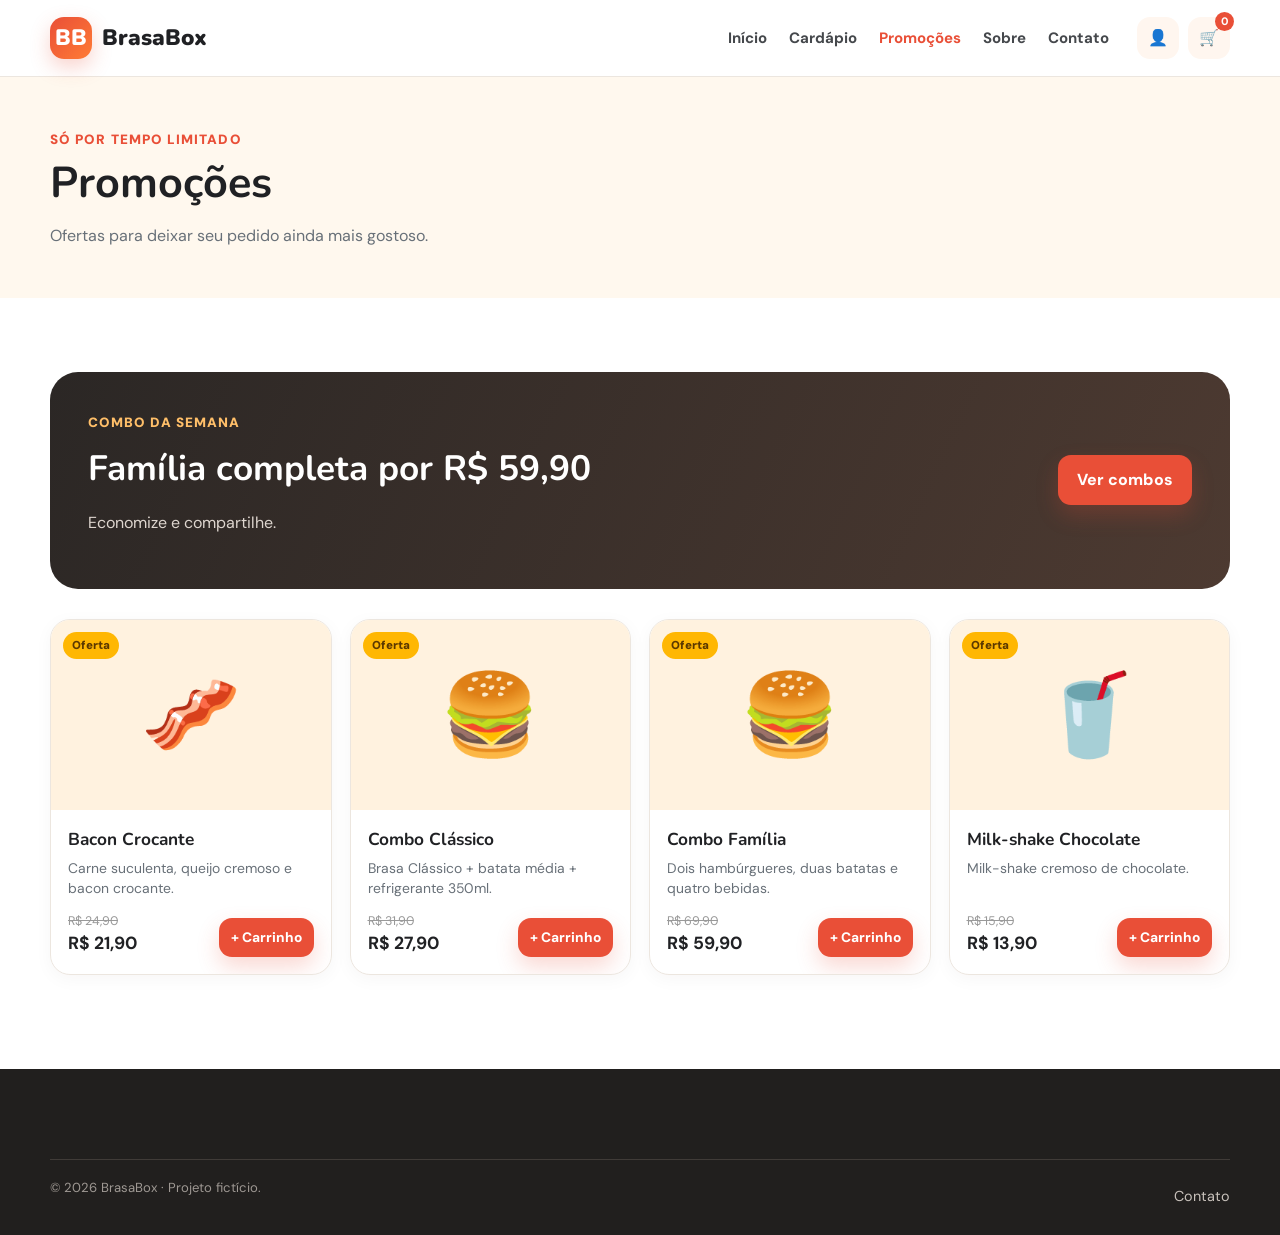
<file: promocoes.html>
<!doctype html><html lang="pt-BR"><head><meta charset="utf-8"><meta name="viewport" content="width=device-width,initial-scale=1"><title>Promoções | BrasaBox</title><link rel="stylesheet" href="css/style.css"></head><body><header class="header"><div class="container nav"><a class="brand" href="index.html"><span class="brand-mark">BB</span> BrasaBox</a><nav class="nav-links"><a href="index.html">Início</a><a href="cardapio.html">Cardápio</a><a class="active" href="promocoes.html">Promoções</a><a href="sobre.html">Sobre</a><a href="contato.html">Contato</a></nav><div class="nav-actions"><a class="icon-btn" href="perfil.html">👤</a><a class="icon-btn" href="carrinho.html">🛒<span class="cart-count">0</span></a><button class="icon-btn menu-toggle" type="button">☰</button></div></div></header><main><section class="page-hero"><div class="container"><span class="eyebrow">Só por tempo limitado</span><h1>Promoções</h1><p>Ofertas para deixar seu pedido ainda mais gostoso.</p></div></section><section class="section"><div class="container"><div class="promo-banner" style="margin-bottom:30px"><div><span class="eyebrow" style="color:#ffbf69">COMBO DA SEMANA</span><h2>Família completa por R$ 59,90</h2><p>Economize e compartilhe.</p></div><a href="cardapio.html?categoria=combos" class="btn btn-primary">Ver combos</a></div><div id="promoGrid" class="grid product-grid"></div></div></section></main><footer class="footer"><div class="container footer-bottom"><span>© <span data-current-year></span> BrasaBox · Projeto fictício.</span><a href="contato.html">Contato</a></div></footer><div class="toast"></div><script src="js/dados.js"></script><script src="js/script.js"></script><script>document.addEventListener('DOMContentLoaded',()=>{document.querySelector('#promoGrid').innerHTML=getProdutos().filter(p=>p.promocao).map(productCard).join('');bindAddButtons()})</script></body></html>
</file>
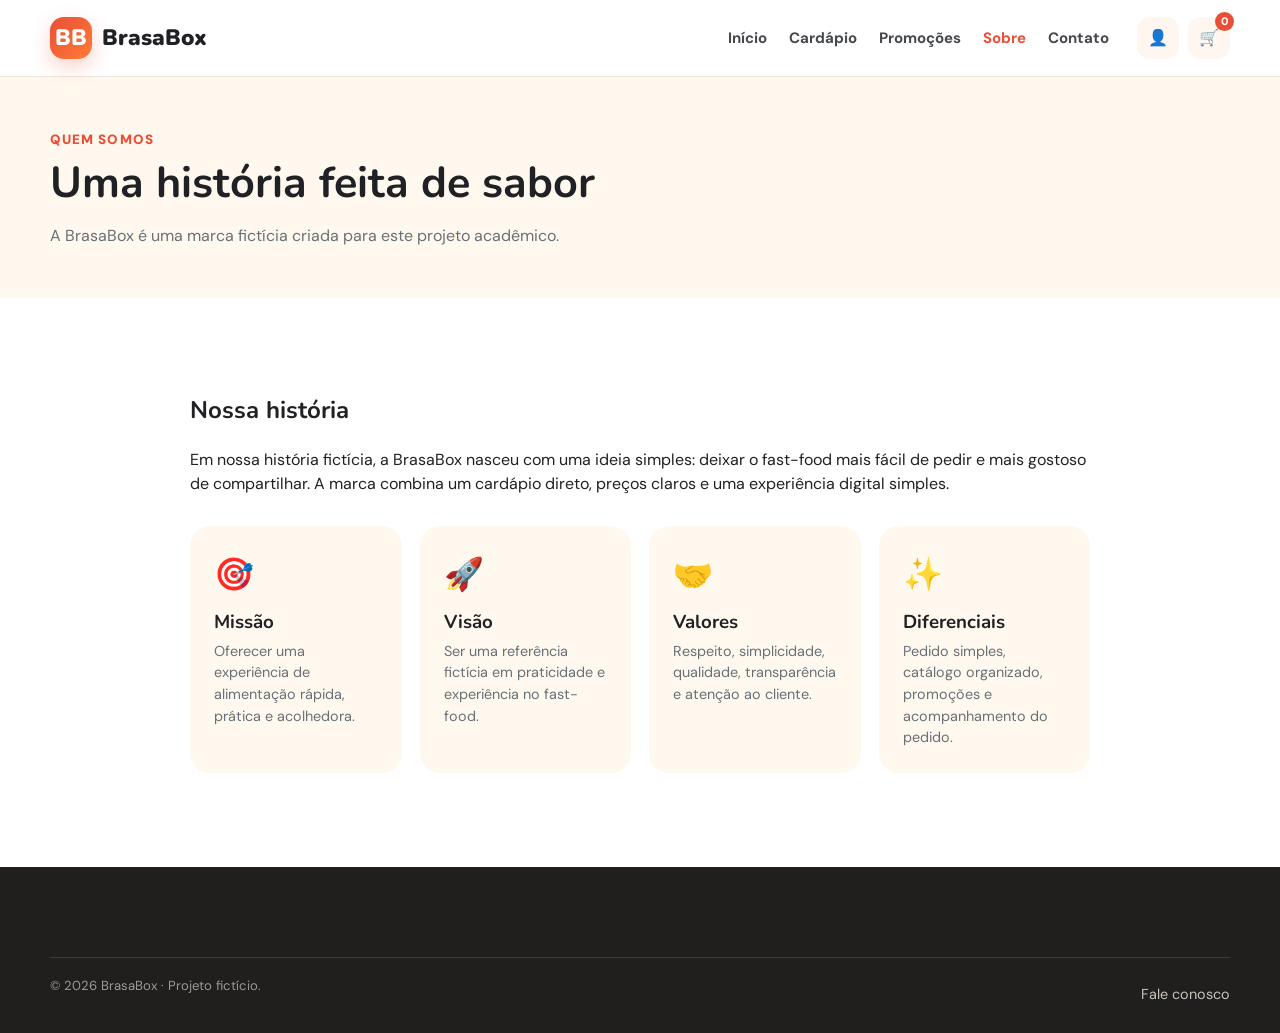
<file: sobre.html>
<!doctype html><html lang="pt-BR"><head><meta charset="utf-8"><meta name="viewport" content="width=device-width,initial-scale=1"><title>Sobre | BrasaBox</title><link rel="stylesheet" href="css/style.css"></head><body><header class="header"><div class="container nav"><a class="brand" href="index.html"><span class="brand-mark">BB</span> BrasaBox</a><nav class="nav-links"><a href="index.html">Início</a><a href="cardapio.html">Cardápio</a><a href="promocoes.html">Promoções</a><a class="active" href="sobre.html">Sobre</a><a href="contato.html">Contato</a></nav><div class="nav-actions"><a class="icon-btn" href="perfil.html">👤</a><a class="icon-btn" href="carrinho.html">🛒<span class="cart-count">0</span></a><button class="icon-btn menu-toggle" type="button">☰</button></div></div></header><main><section class="page-hero"><div class="container"><span class="eyebrow">Quem somos</span><h1>Uma história feita de sabor</h1><p>A BrasaBox é uma marca fictícia criada para este projeto acadêmico.</p></div></section><section class="section"><div class="container" style="max-width:900px"><h2 style="font-family:Nunito">Nossa história</h2><p>Em nossa história fictícia, a BrasaBox nasceu com uma ideia simples: deixar o fast-food mais fácil de pedir e mais gostoso de compartilhar. A marca combina um cardápio direto, preços claros e uma experiência digital simples.</p><div class="grid feature-grid" style="margin-top:30px"><div class="feature"><div class="feature-icon">🎯</div><h3>Missão</h3><p>Oferecer uma experiência de alimentação rápida, prática e acolhedora.</p></div><div class="feature"><div class="feature-icon">🚀</div><h3>Visão</h3><p>Ser uma referência fictícia em praticidade e experiência no fast-food.</p></div><div class="feature"><div class="feature-icon">🤝</div><h3>Valores</h3><p>Respeito, simplicidade, qualidade, transparência e atenção ao cliente.</p></div><div class="feature"><div class="feature-icon">✨</div><h3>Diferenciais</h3><p>Pedido simples, catálogo organizado, promoções e acompanhamento do pedido.</p></div></div></div></section></main><footer class="footer"><div class="container footer-bottom"><span>© <span data-current-year></span> BrasaBox · Projeto fictício.</span><a href="contato.html">Fale conosco</a></div></footer><script src="js/dados.js"></script><script src="js/script.js"></script></body></html>
</file>
<file: css/style.css>
@import url('https://fonts.googleapis.com/css2?family=DM+Sans:wght@400;500;600;700&family=Nunito:wght@700;800;900&display=swap');

:root{--primary:#e94f37;--primary-dark:#c93825;--accent:#ffb703;--ink:#202124;--muted:#687078;--cream:#fff8ee;--white:#fff;--line:#ece6df;--success:#198754;--shadow:0 14px 40px rgba(40,32,25,.10);--radius:20px}
*{box-sizing:border-box}html{scroll-behavior:smooth}body{margin:0;font-family:'DM Sans',Arial,sans-serif;color:var(--ink);background:#fff;line-height:1.5}body.no-scroll{overflow:hidden}img{max-width:100%;display:block}a{text-decoration:none;color:inherit}button,input,select,textarea{font:inherit}button{cursor:pointer}.container{width:min(1180px,calc(100% - 32px));margin:auto}.skip-link{position:absolute;left:-9999px}.skip-link:focus{left:12px;top:12px;z-index:9999;background:#111;color:#fff;padding:10px;border-radius:8px}
.header{position:sticky;top:0;z-index:1000;background:rgba(255,255,255,.96);backdrop-filter:blur(14px);border-bottom:1px solid var(--line)}.nav{height:76px;display:flex;align-items:center;gap:28px}.brand{display:flex;align-items:center;gap:10px;font-family:Nunito;font-size:1.4rem;font-weight:900}.brand-mark{width:42px;height:42px;border-radius:14px;background:linear-gradient(135deg,var(--primary),#ff7b35);color:#fff;display:grid;place-items:center;box-shadow:0 8px 20px rgba(233,79,55,.25)}.nav-links{display:flex;align-items:center;gap:22px;margin-left:auto}.nav-links a{font-weight:700;font-size:.94rem;color:#45484c;position:relative}.nav-links a:hover,.nav-links a.active{color:var(--primary)}.nav-actions{display:flex;align-items:center;gap:9px}.icon-btn{border:0;background:#fff6ef;color:var(--ink);width:42px;height:42px;border-radius:13px;display:grid;place-items:center;position:relative}.cart-count{position:absolute;right:-4px;top:-5px;background:var(--primary);color:#fff;min-width:19px;height:19px;border-radius:10px;font-size:.68rem;display:grid;place-items:center;padding:0 5px;font-weight:800}.user-name{font-size:.82rem;font-weight:700;max-width:100px;white-space:nowrap;overflow:hidden;text-overflow:ellipsis}.menu-toggle{display:none}
.btn{border:0;border-radius:13px;padding:13px 19px;font-weight:800;display:inline-flex;justify-content:center;align-items:center;gap:8px;transition:.2s ease}.btn:hover{transform:translateY(-2px)}.btn-primary{background:var(--primary);color:#fff;box-shadow:0 10px 22px rgba(233,79,55,.22)}.btn-primary:hover{background:var(--primary-dark)}.btn-secondary{background:#fff0df;color:#9b3b24}.btn-dark{background:#242426;color:#fff}.btn-outline{background:#fff;border:1px solid var(--line)}.btn-danger{background:#fff0f0;color:#b42318}.btn-small{padding:9px 12px;font-size:.86rem}.btn-block{width:100%}
.hero{background:var(--cream);overflow:hidden}.hero-grid{min-height:600px;display:grid;grid-template-columns:1fr 1fr;align-items:center;gap:30px}.eyebrow{display:inline-flex;align-items:center;gap:8px;color:var(--primary);font-weight:900;font-size:.84rem;text-transform:uppercase;letter-spacing:.08em}.hero h1{font-family:Nunito;font-size:clamp(3rem,6vw,5.4rem);line-height:.94;margin:14px 0 22px;max-width:600px}.hero h1 span{color:var(--primary)}.hero p{color:var(--muted);font-size:1.08rem;max-width:520px}.hero-actions{display:flex;gap:12px;flex-wrap:wrap;margin-top:28px}.hero-art{position:relative;min-height:480px;display:grid;place-items:center}.hero-plate{width:min(480px,90%);aspect-ratio:1;background:radial-gradient(circle,#fff 0 42%,#ffe5c5 43% 55%,#ffbf69 56% 100%);border-radius:50%;display:grid;place-items:center;box-shadow:var(--shadow);transform:rotate(-4deg);font-size:8rem}.floating-card{position:absolute;background:#fff;padding:13px 16px;border-radius:16px;box-shadow:var(--shadow);font-weight:800}.floating-card.one{top:80px;left:3%}.floating-card.two{bottom:65px;right:0}.rating{color:#e8a100;font-size:.9rem}.section{padding:74px 0}.section-head{display:flex;justify-content:space-between;align-items:end;gap:20px;margin-bottom:28px}.section-head h2{font-family:Nunito;font-size:2.1rem;margin:4px 0}.section-head p{color:var(--muted);margin:0}.text-link{color:var(--primary);font-weight:800}
.grid{display:grid;gap:18px}.product-grid{grid-template-columns:repeat(4,1fr)}.product-card{background:#fff;border:1px solid var(--line);border-radius:var(--radius);overflow:hidden;transition:.25s;box-shadow:0 4px 18px rgba(40,32,25,.04);position:relative}.product-card:hover{transform:translateY(-5px);box-shadow:var(--shadow)}.product-image{height:190px;background:#fff2df;display:grid;place-items:center;font-size:5rem;position:relative;overflow:hidden}.product-image img{width:100%;height:100%;object-fit:cover}.badge{position:absolute;top:12px;left:12px;background:var(--accent);color:#5c3900;border-radius:999px;padding:5px 9px;font-size:.72rem;font-weight:900}.product-body{padding:17px}.product-body h3{font-family:Nunito;margin:0 0 5px;font-size:1.08rem}.product-body p{color:var(--muted);font-size:.87rem;min-height:42px;margin:0 0 12px}.price-row{display:flex;align-items:end;justify-content:space-between;gap:8px}.price strong{font-size:1.1rem}.old-price{text-decoration:line-through;color:#999;font-size:.78rem;display:block}.category-grid{grid-template-columns:repeat(6,1fr)}.category-card{padding:22px 10px;text-align:center;background:#fff;border:1px solid var(--line);border-radius:18px;font-weight:900;transition:.2s}.category-card:hover{border-color:#ffd0b5;transform:translateY(-3px)}.category-icon{font-size:2rem;margin-bottom:8px}.feature-grid{grid-template-columns:repeat(4,1fr)}.feature{padding:24px;border-radius:20px;background:#fff8ee}.feature-icon{font-size:2rem}.feature h3{margin:10px 0 5px;font-family:Nunito}.feature p{margin:0;color:var(--muted);font-size:.9rem}.promo-banner{background:linear-gradient(115deg,#2b2725,#4d3a31);color:#fff;border-radius:28px;padding:38px;display:flex;align-items:center;justify-content:space-between;gap:25px;overflow:hidden}.promo-banner h2{font-family:Nunito;font-size:2.2rem;margin:8px 0}.promo-banner p{color:#ded6cf}.footer{background:#211f1e;color:#fff;padding:55px 0 20px;margin-top:20px}.footer-grid{display:grid;grid-template-columns:1.5fr 1fr 1fr 1fr;gap:35px}.footer h3{font-family:Nunito}.footer p,.footer a{color:#c9c2bc;font-size:.9rem}.footer a{display:block;margin:8px 0}.footer-bottom{border-top:1px solid #403b38;margin-top:35px;padding-top:18px;color:#9e9893;font-size:.82rem;display:flex;justify-content:space-between;gap:15px}
.page-hero{background:var(--cream);padding:50px 0}.page-hero h1{font-family:Nunito;font-size:2.7rem;margin:0 0 8px}.page-hero p{color:var(--muted);margin:0}.toolbar{display:grid;grid-template-columns:1.5fr repeat(3,1fr);gap:12px;margin-bottom:28px}.field{display:flex;flex-direction:column;gap:7px}.field label{font-size:.83rem;font-weight:800}.input,.select,.textarea{width:100%;border:1px solid #ddd5cc;background:#fff;border-radius:12px;padding:12px 13px;outline:none}.input:focus,.select:focus,.textarea:focus{border-color:var(--primary);box-shadow:0 0 0 3px rgba(233,79,55,.1)}.textarea{min-height:130px;resize:vertical}.search-wrap{position:relative}.search-wrap span{position:absolute;left:13px;top:12px}.search-wrap .input{padding-left:40px}.chips{display:flex;gap:8px;flex-wrap:wrap;margin-bottom:20px}.chip{border:1px solid var(--line);background:#fff;padding:8px 13px;border-radius:999px;font-weight:700;color:#555}.chip.active{background:#ffe6dc;border-color:#ffc5b3;color:var(--primary)}.empty{text-align:center;padding:60px 20px;border:1px dashed #d9d0c8;border-radius:20px;color:var(--muted)}
.product-detail{padding:55px 0}.detail-grid{display:grid;grid-template-columns:1fr 1fr;gap:50px;align-items:start}.detail-image{background:#fff2df;border-radius:28px;min-height:480px;display:grid;place-items:center;font-size:10rem;overflow:hidden}.detail-image img{width:100%;height:100%;object-fit:cover}.detail h1{font-family:Nunito;font-size:2.7rem;margin:10px 0}.detail-description{color:var(--muted)}.ingredients{padding-left:20px;color:#555}.option-group{border-top:1px solid var(--line);padding-top:20px;margin-top:20px}.option-title{font-weight:900;margin-bottom:10px}.options{display:flex;flex-wrap:wrap;gap:9px}.option{border:1px solid var(--line);border-radius:12px;padding:10px 12px;background:#fff}.option.selected{border-color:var(--primary);background:#fff0eb;color:var(--primary)}.qty{display:flex;align-items:center;border:1px solid var(--line);border-radius:12px;width:max-content;overflow:hidden}.qty button{border:0;background:#f8f4ef;width:38px;height:40px}.qty span{width:42px;text-align:center;font-weight:900}
.cart-layout,.checkout-layout,.profile-layout{display:grid;grid-template-columns:1.4fr .7fr;gap:22px;align-items:start}.panel{background:#fff;border:1px solid var(--line);border-radius:20px;padding:22px}.panel h2,.panel h3{font-family:Nunito;margin-top:0}.cart-item{display:grid;grid-template-columns:72px 1fr auto;gap:15px;align-items:center;padding:16px 0;border-bottom:1px solid var(--line)}.cart-thumb{width:72px;height:72px;border-radius:15px;background:#fff2df;display:grid;place-items:center;font-size:2.2rem;overflow:hidden}.cart-thumb img{width:100%;height:100%;object-fit:cover}.cart-info h3{margin:0;font-family:Nunito;font-size:1rem}.cart-info small{color:var(--muted)}.cart-actions{display:flex;align-items:center;gap:8px;flex-wrap:wrap}.summary-row{display:flex;justify-content:space-between;padding:8px 0;color:#555}.summary-row.total{border-top:1px solid var(--line);margin-top:10px;padding-top:15px;font-size:1.1rem;font-weight:900;color:var(--ink)}.form-grid{display:grid;grid-template-columns:1fr 1fr;gap:15px}.full{grid-column:1/-1}.radio-grid{display:grid;grid-template-columns:repeat(3,1fr);gap:10px}.radio-card{border:1px solid var(--line);border-radius:14px;padding:13px;cursor:pointer}.radio-card:has(input:checked){border-color:var(--primary);background:#fff5f1}.radio-card input{margin-right:7px}.status{display:flex;justify-content:space-between;gap:8px;margin:25px 0;position:relative}.status:before{content:'';position:absolute;top:18px;left:10%;right:10%;height:3px;background:#e8e2dc}.status-step{position:relative;z-index:1;text-align:center;flex:1}.status-dot{width:36px;height:36px;border-radius:50%;background:#e8e2dc;margin:auto;display:grid;place-items:center;font-weight:900}.status-step.done .status-dot,.status-step.current .status-dot{background:var(--primary);color:#fff}.status-step small{display:block;margin-top:7px;color:#777;font-size:.72rem}
.auth-wrap{min-height:calc(100vh - 76px);background:var(--cream);display:grid;place-items:center;padding:40px 0}.auth-card{background:#fff;width:min(470px,calc(100% - 32px));padding:30px;border-radius:24px;box-shadow:var(--shadow)}.auth-card h1{font-family:Nunito}.auth-switch{text-align:center;color:var(--muted);font-size:.9rem;margin-top:15px}.notice{padding:13px 15px;border-radius:12px;margin-bottom:15px;font-size:.9rem}.notice.error{background:#fff0f0;color:#a32121}.notice.success{background:#edfff5;color:#126a3c}.profile-menu a{display:block;padding:12px;border-radius:10px;font-weight:700}.profile-menu a.active,.profile-menu a:hover{background:#fff0eb;color:var(--primary)}.table-wrap{overflow:auto}.table{width:100%;border-collapse:collapse}.table th,.table td{padding:12px;border-bottom:1px solid var(--line);text-align:left;white-space:nowrap;font-size:.88rem}.admin-toolbar{display:flex;justify-content:space-between;gap:12px;align-items:center;margin-bottom:18px}.admin-actions{display:flex;gap:7px}.toast{position:fixed;right:18px;bottom:18px;z-index:2000;background:#242426;color:#fff;padding:13px 16px;border-radius:13px;box-shadow:var(--shadow);transform:translateY(120px);opacity:0;transition:.3s;max-width:340px}.toast.show{transform:translateY(0);opacity:1}.modal-backdrop{position:fixed;inset:0;background:rgba(20,18,16,.55);z-index:1500;display:none;align-items:center;justify-content:center;padding:16px}.modal-backdrop.show{display:flex}.modal{background:#fff;border-radius:22px;width:min(600px,100%);max-height:90vh;overflow:auto;padding:25px}.modal-head{display:flex;justify-content:space-between;gap:10px;align-items:center}.modal-close{border:0;background:#f5f0eb;width:36px;height:36px;border-radius:50%}
.reveal{animation:fadeUp .6s both}@keyframes fadeUp{from{opacity:0;transform:translateY(15px)}to{opacity:1;transform:none}}@media(max-width:980px){.nav-links{display:none;position:absolute;top:76px;left:0;right:0;background:#fff;border-bottom:1px solid var(--line);padding:18px 20px;flex-direction:column;align-items:stretch}.nav-links.open{display:flex}.menu-toggle{display:grid}.user-name{display:none}.hero-grid,.detail-grid{grid-template-columns:1fr}.hero{padding-bottom:25px}.hero-art{min-height:380px}.product-grid{grid-template-columns:repeat(3,1fr)}.category-grid{grid-template-columns:repeat(3,1fr)}.feature-grid{grid-template-columns:repeat(2,1fr)}.toolbar{grid-template-columns:1fr 1fr}.cart-layout,.checkout-layout,.profile-layout{grid-template-columns:1fr}.footer-grid{grid-template-columns:1fr 1fr}}
@media(max-width:650px){.container{width:min(100% - 22px,1180px)}.nav{height:68px}.nav-links{top:68px}.hero-grid{min-height:auto}.hero h1{font-size:3rem}.hero-art{min-height:300px}.hero-plate{width:280px;font-size:5.5rem}.floating-card{font-size:.75rem}.floating-card.one{top:25px}.floating-card.two{bottom:20px}.section{padding:48px 0}.section-head{align-items:start;flex-direction:column}.product-grid{grid-template-columns:repeat(2,1fr);gap:12px}.product-image{height:150px;font-size:4rem}.product-body{padding:13px}.product-body p{min-height:0;font-size:.8rem}.category-grid{grid-template-columns:repeat(3,1fr);gap:8px}.category-card{padding:15px 5px;font-size:.8rem}.feature-grid{grid-template-columns:1fr}.promo-banner{padding:25px;display:block}.promo-banner .btn{margin-top:15px}.toolbar{grid-template-columns:1fr}.form-grid{grid-template-columns:1fr}.full{grid-column:auto}.radio-grid{grid-template-columns:1fr}.detail h1{font-size:2.2rem}.detail-image{min-height:330px;font-size:7rem}.cart-item{grid-template-columns:58px 1fr}.cart-item>.price{grid-column:2}.cart-actions{grid-column:2}.cart-thumb{width:58px;height:58px}.status small{font-size:.6rem}.footer-grid{grid-template-columns:1fr}.footer-bottom{display:block}.footer-bottom span{display:block;margin-top:8px}.page-hero{padding:35px 0}.page-hero h1{font-size:2.2rem}}
@media(max-width:380px){.product-grid{grid-template-columns:1fr}.category-grid{grid-template-columns:repeat(2,1fr)}.hero h1{font-size:2.6rem}.hero-actions .btn{width:100%}.nav-actions{gap:4px}}
</file>
